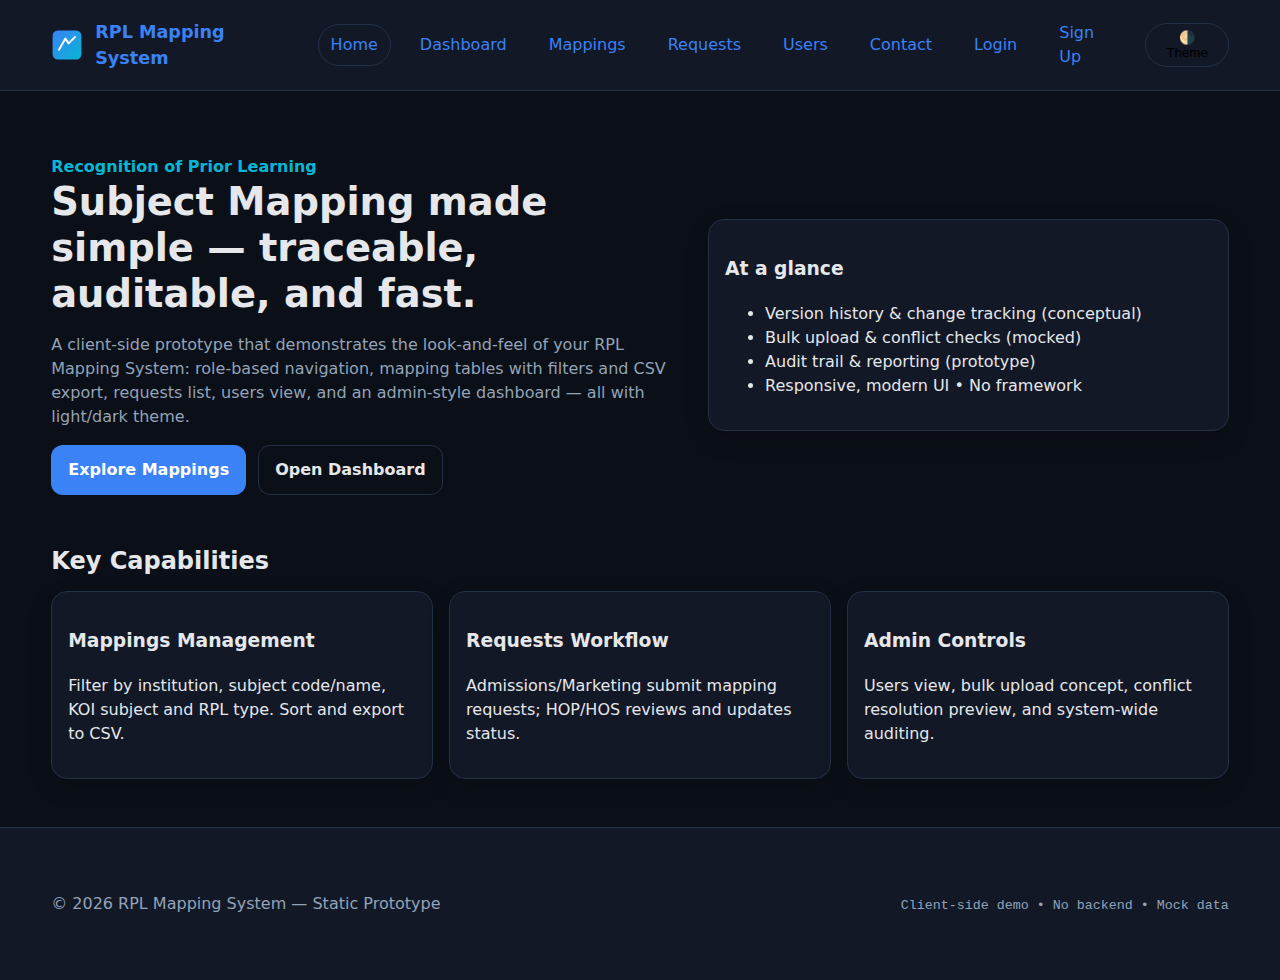
<file: index.html>
<!DOCTYPE html>
<html lang="en">
<head>
  <meta charset="utf-8" />
  <meta name="viewport" content="width=device-width, initial-scale=1" />
  <title>RPL Mapping System</title>
  <link rel="stylesheet" href="css/styles.css" />
  <link rel="icon" href="assets/logo.svg" type="image/svg+xml" />
</head>
<body>
  <header id="site-header"></header>
  <main class="container">
<section class="hero">
  <div>
    <div class="kicker">Recognition of Prior Learning</div>
    <h1>Subject Mapping made simple — traceable, auditable, and fast.</h1>
    <p class="subtle">A client-side prototype that demonstrates the look-and-feel of your RPL Mapping System: role-based navigation, mapping tables with filters and CSV export, requests list, users view, and an admin-style dashboard — all with light/dark theme.</p>
    <div class="cta-row">
      <a class="btn" href="mappings.html">Explore Mappings</a>
      <a class="btn secondary" href="dashboard.html">Open Dashboard</a>
    </div>
  </div>
  <div class="card">
    <h3>At a glance</h3>
    <ul>
      <li>Version history & change tracking (conceptual)</li>
      <li>Bulk upload & conflict checks (mocked)</li>
      <li>Audit trail & reporting (prototype)</li>
      <li>Responsive, modern UI • No framework</li>
    </ul>
  </div>
</section>

<h2 class="section-title">Key Capabilities</h2>
<div class="grid-3">
  <div class="card">
    <h3>Mappings Management</h3>
    <p>Filter by institution, subject code/name, KOI subject and RPL type. Sort and export to CSV.</p>
  </div>
  <div class="card">
    <h3>Requests Workflow</h3>
    <p>Admissions/Marketing submit mapping requests; HOP/HOS reviews and updates status.</p>
  </div>
  <div class="card">
    <h3>Admin Controls</h3>
    <p>Users view, bulk upload concept, conflict resolution preview, and system-wide auditing.</p>
  </div>
</div>
</main>
  <footer id="site-footer"></footer>
  <script src="js/shared.js"></script>
</body>
</html>
</file>
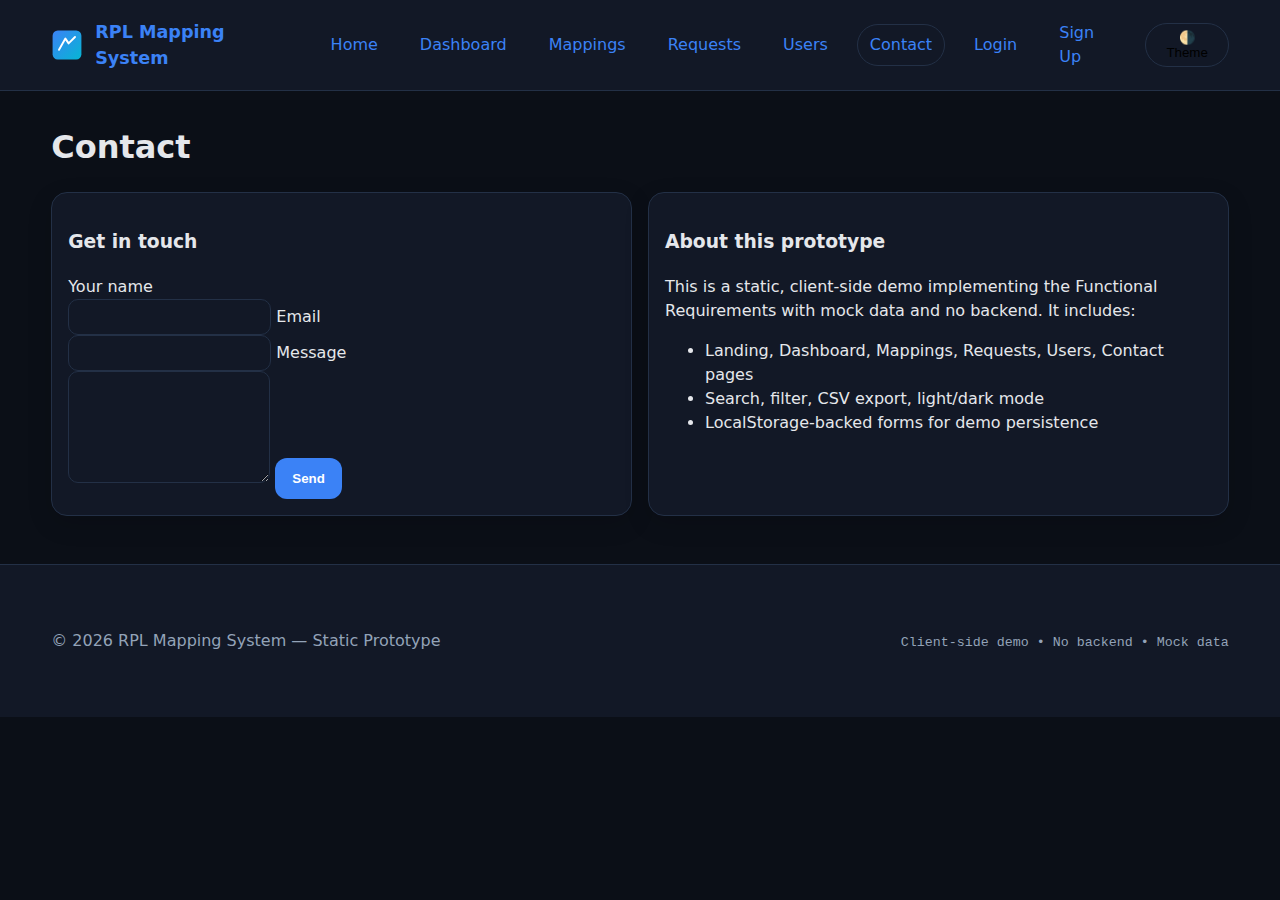
<file: contact.html>
<!DOCTYPE html>
<html lang="en">
<head>
  <meta charset="utf-8" />
  <meta name="viewport" content="width=device-width, initial-scale=1" />
  <title>RPL Mapping System</title>
  <link rel="stylesheet" href="css/styles.css" />
  <link rel="icon" href="assets/logo.svg" type="image/svg+xml" />
</head>
<body>
  <header id="site-header"></header>
  <main class="container">
<h1>Contact</h1>
<div class="grid-2">
  <div class="card">
    <h3>Get in touch</h3>
    <form id="contact-form">
      <label>Your name<br/><input class="input" name="name" required></label>
      <label>Email<br/><input class="input" name="email" type="email" required></label>
      <label>Message<br/><textarea class="input" name="message" rows="6" required></textarea></label>
      <button class="btn" type="submit">Send</button>
      <span id="contact-status" class="label" style="margin-left:0.75rem;"></span>
    </form>
  </div>
  <div class="card">
    <h3>About this prototype</h3>
    <p>This is a static, client-side demo implementing the Functional Requirements with mock data and no backend. It includes:</p>
    <ul>
      <li>Landing, Dashboard, Mappings, Requests, Users, Contact pages</li>
      <li>Search, filter, CSV export, light/dark mode</li>
      <li>LocalStorage-backed forms for demo persistence</li>
    </ul>
  </div>
</div>

<script>
  const form = document.getElementById('contact-form');
  const statusEl = document.getElementById('contact-status');
  form.addEventListener('submit', (e)=>{
    e.preventDefault();
    const data = Object.fromEntries(new FormData(form).entries());
    const key = 'contact_messages';
    const arr = JSON.parse(localStorage.getItem(key) || '[]');
    data.timestamp = new Date().toISOString();
    arr.push(data);
    localStorage.setItem(key, JSON.stringify(arr));
    statusEl.textContent = 'Saved locally — thanks!';
    form.reset();
  });
</script>
</main>
  <footer id="site-footer"></footer>
  <script src="js/shared.js"></script>
</body>
</html>
</file>
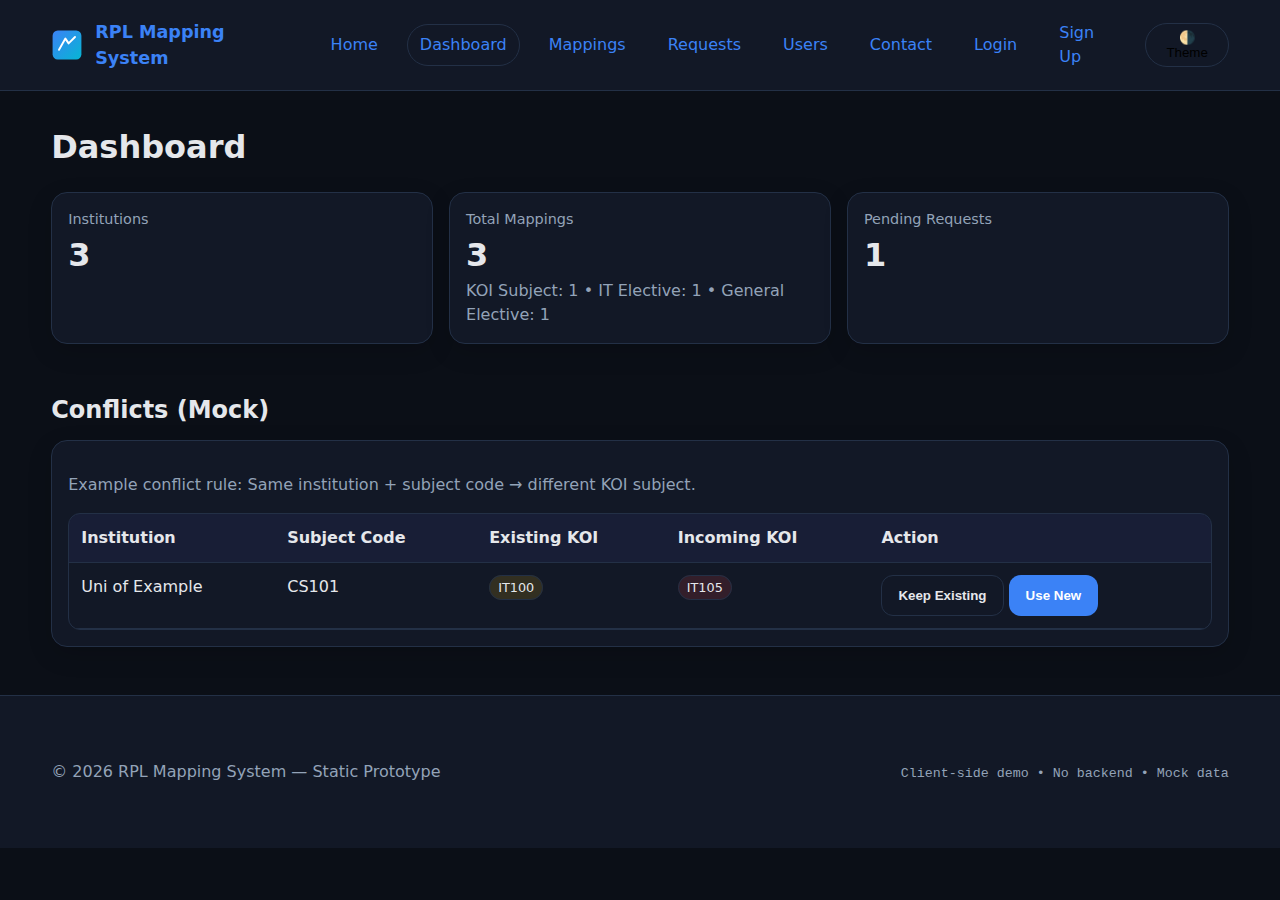
<file: dashboard.html>
<!DOCTYPE html>
<html lang="en">
<head>
  <meta charset="utf-8" />
  <meta name="viewport" content="width=device-width, initial-scale=1" />
  <title>RPL Mapping System</title>
  <link rel="stylesheet" href="css/styles.css" />
  <link rel="icon" href="assets/logo.svg" type="image/svg+xml" />
</head>
<body>
  <header id="site-header"></header>
  <main class="container">
<h1>Dashboard</h1>
<div class="grid-3">
  <div class="card">
    <div class="label">Institutions</div>
    <div id="kpi-institutions" style="font-size:2rem;font-weight:700">–</div>
  </div>
  <div class="card">
    <div class="label">Total Mappings</div>
    <div id="kpi-mappings" style="font-size:2rem;font-weight:700">–</div>
    <div class="subtle" id="kpi-by-type"></div>
  </div>
  <div class="card">
    <div class="label">Pending Requests</div>
    <div id="kpi-pending" style="font-size:2rem;font-weight:700">–</div>
  </div>
</div>

<h2 class="section-title">Conflicts (Mock)</h2>
<div class="card">
  <p class="subtle">Example conflict rule: Same institution + subject code → different KOI subject.</p>
  <div class="table-wrap">
    <table id="conflicts-table">
      <thead><tr><th>Institution</th><th>Subject Code</th><th>Existing KOI</th><th>Incoming KOI</th><th>Action</th></tr></thead>
      <tbody></tbody>
    </table>
  </div>
</div>

<script src="js/dashboard.js"></script>
</main>
  <footer id="site-footer"></footer>
  <script src="js/shared.js"></script>
</body>
</html>
</file>
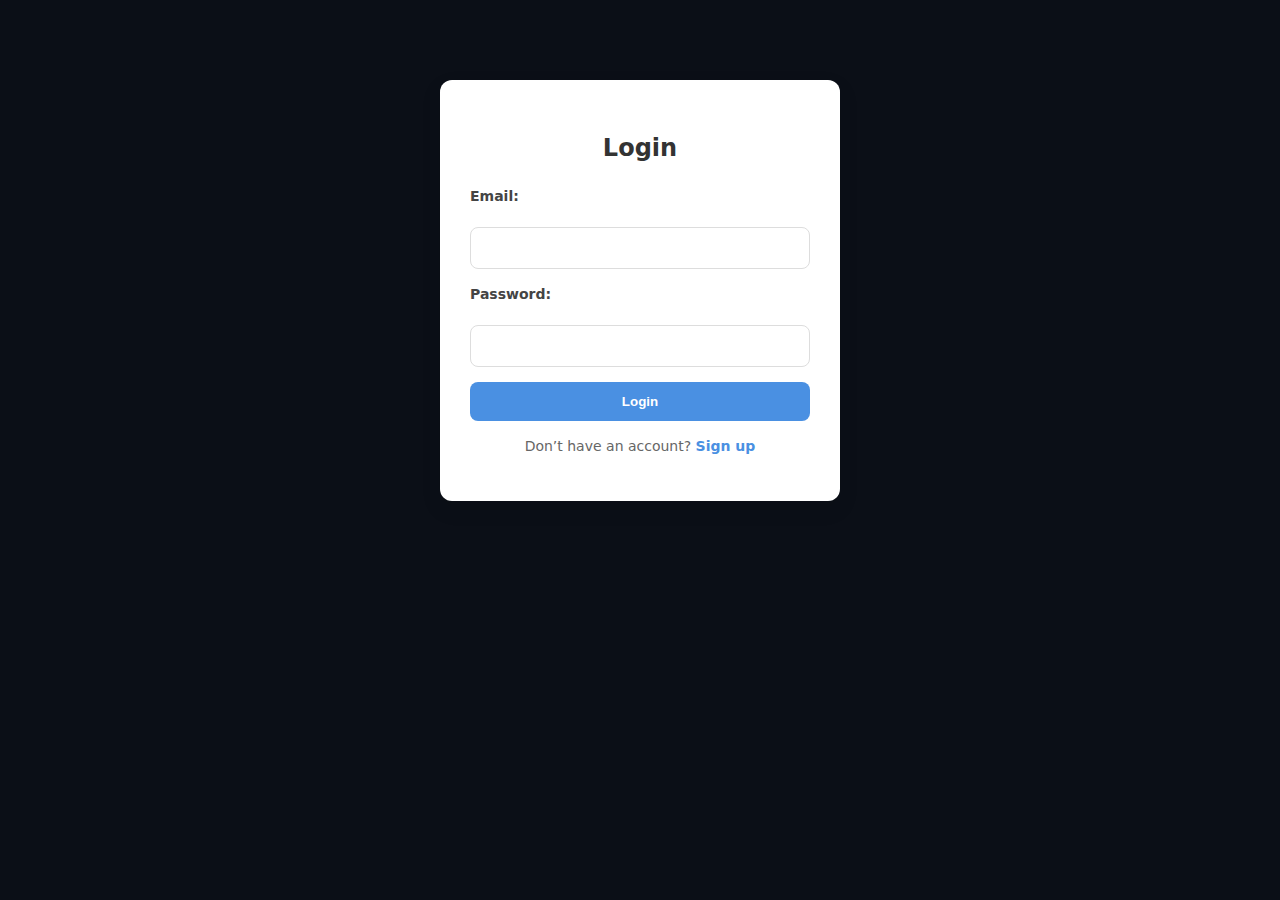
<file: login.html>
<!DOCTYPE html>
<html lang="en">
  <head>
    <meta charset="UTF-8" />
    <title>Login - RPL Mapping System</title>
    <link rel="stylesheet" href="css/styles.css" />
    <script defer src="js/auth.js"></script>
  </head>
  <body>
    <div class="auth-container">
      <h2>Login</h2>
      <form onsubmit="loginUser(event)">
        <label>Email:</label>
        <input type="email" id="loginEmail" required />
        <label>Password:</label>
        <input type="password" id="loginPassword" required />
        <button type="submit">Login</button>
      </form>
      <p>Don’t have an account? <a href="signup.html">Sign up</a></p>
    </div>
  </body>
</html>
</file>
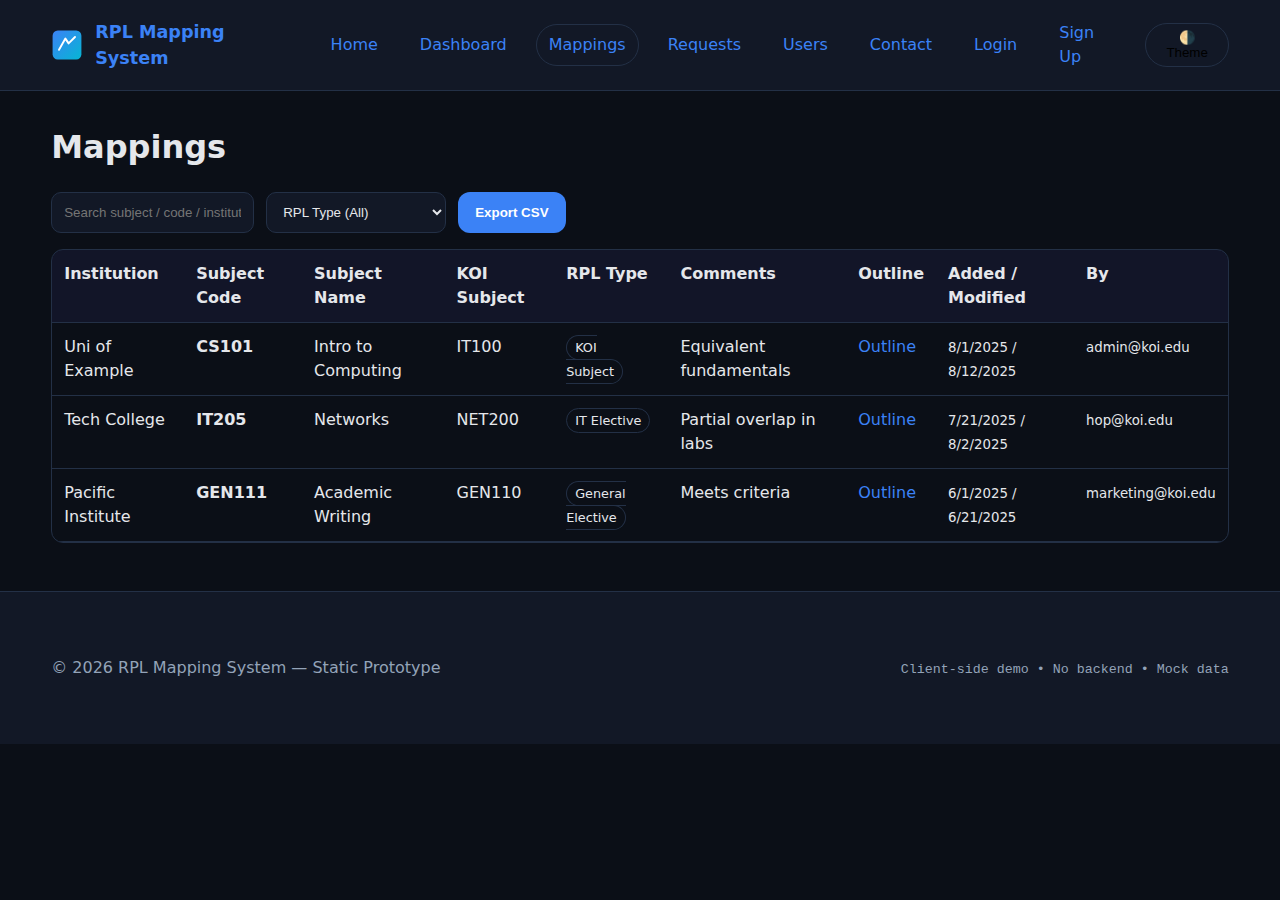
<file: mappings.html>
<!DOCTYPE html>
<html lang="en">
<head>
  <meta charset="utf-8" />
  <meta name="viewport" content="width=device-width, initial-scale=1" />
  <title>RPL Mapping System</title>
  <link rel="stylesheet" href="css/styles.css" />
  <link rel="icon" href="assets/logo.svg" type="image/svg+xml" />
</head>
<body>
  <header id="site-header"></header>
  <main class="container">
<h1>Mappings</h1>

<div class="controls">
  <input class="input" id="filter-text" placeholder="Search subject / code / institution"/>
  <select id="filter-rpl">
    <option value="">RPL Type (All)</option>
    <option>KOI Subject</option>
    <option>IT Elective</option>
    <option>General Elective</option>
  </select>
  <button class="btn" id="btn-export">Export CSV</button>
</div>

<div class="table-wrap">
  <table id="mappings-table">
    <thead>
      <tr>
        <th>Institution</th>
        <th>Subject Code</th>
        <th>Subject Name</th>
        <th>KOI Subject</th>
        <th>RPL Type</th>
        <th>Comments</th>
        <th>Outline</th>
        <th>Added / Modified</th>
        <th>By</th>
      </tr>
    </thead>
    <tbody></tbody>
  </table>
</div>

<script src="js/mappings.js"></script>
</main>
  <footer id="site-footer"></footer>
  <script src="js/shared.js"></script>
</body>
</html>
</file>
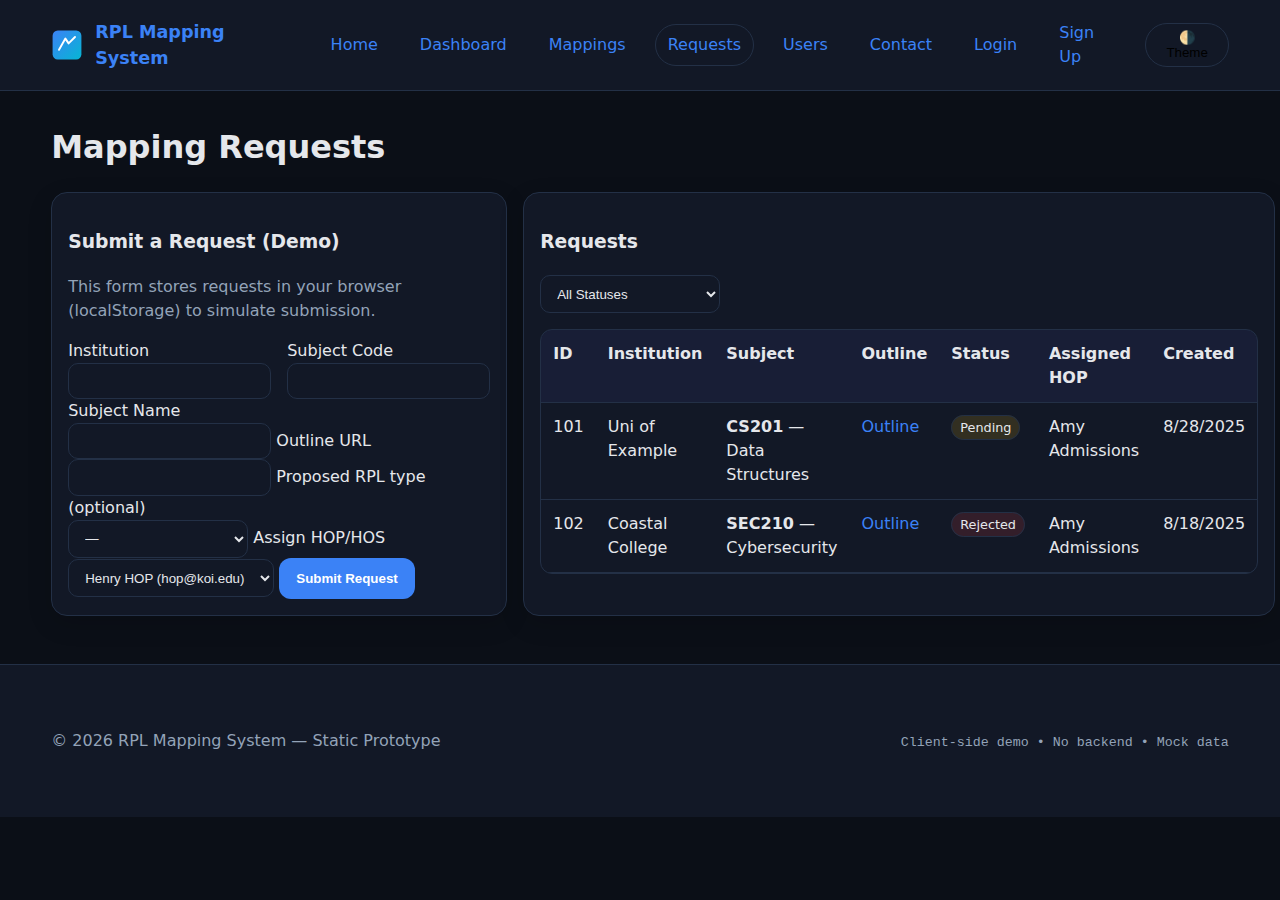
<file: requests.html>
<!DOCTYPE html>
<html lang="en">
<head>
  <meta charset="utf-8" />
  <meta name="viewport" content="width=device-width, initial-scale=1" />
  <title>RPL Mapping System</title>
  <link rel="stylesheet" href="css/styles.css" />
  <link rel="icon" href="assets/logo.svg" type="image/svg+xml" />
</head>
<body>
  <header id="site-header"></header>
  <main class="container">
<h1>Mapping Requests</h1>

<div class="grid-2">
  <div class="card">
    <h3>Submit a Request (Demo)</h3>
    <p class="subtle">This form stores requests in your browser (localStorage) to simulate submission.</p>
    <form id="request-form">
      <div class="grid-2">
        <label>Institution<br/><input class="input" name="institution" required></label>
        <label>Subject Code<br/><input class="input" name="subject_code" required></label>
      </div>
      <label>Subject Name<br/><input class="input" name="subject_name" required></label>
      <label>Outline URL<br/><input class="input" name="outline_url" type="url" required></label>
      <label>Proposed RPL type (optional)<br/>
        <select name="rpl_type">
          <option value="">—</option>
          <option>KOI Subject</option>
          <option>IT Elective</option>
          <option>General Elective</option>
        </select>
      </label>
      <label>Assign HOP/HOS<br/>
        <select name="assigned_hop_id" required id="hop-select"></select>
      </label>
      <button class="btn" type="submit">Submit Request</button>
    </form>
  </div>

  <div class="card">
    <h3>Requests</h3>
    <div class="controls">
      <select id="status-filter">
        <option value="">All Statuses</option>
        <option>Pending</option>
        <option>Approved</option>
        <option>Completed</option>
        <option>Rejected</option>
      </select>
    </div>
    <div class="table-wrap">
      <table id="requests-table">
        <thead><tr><th>ID</th><th>Institution</th><th>Subject</th><th>Outline</th><th>Status</th><th>Assigned HOP</th><th>Created</th></tr></thead>
        <tbody></tbody>
      </table>
    </div>
  </div>
</div>

<script src="js/requests.js"></script>
</main>
  <footer id="site-footer"></footer>
  <script src="js/shared.js"></script>
</body>
</html>
</file>
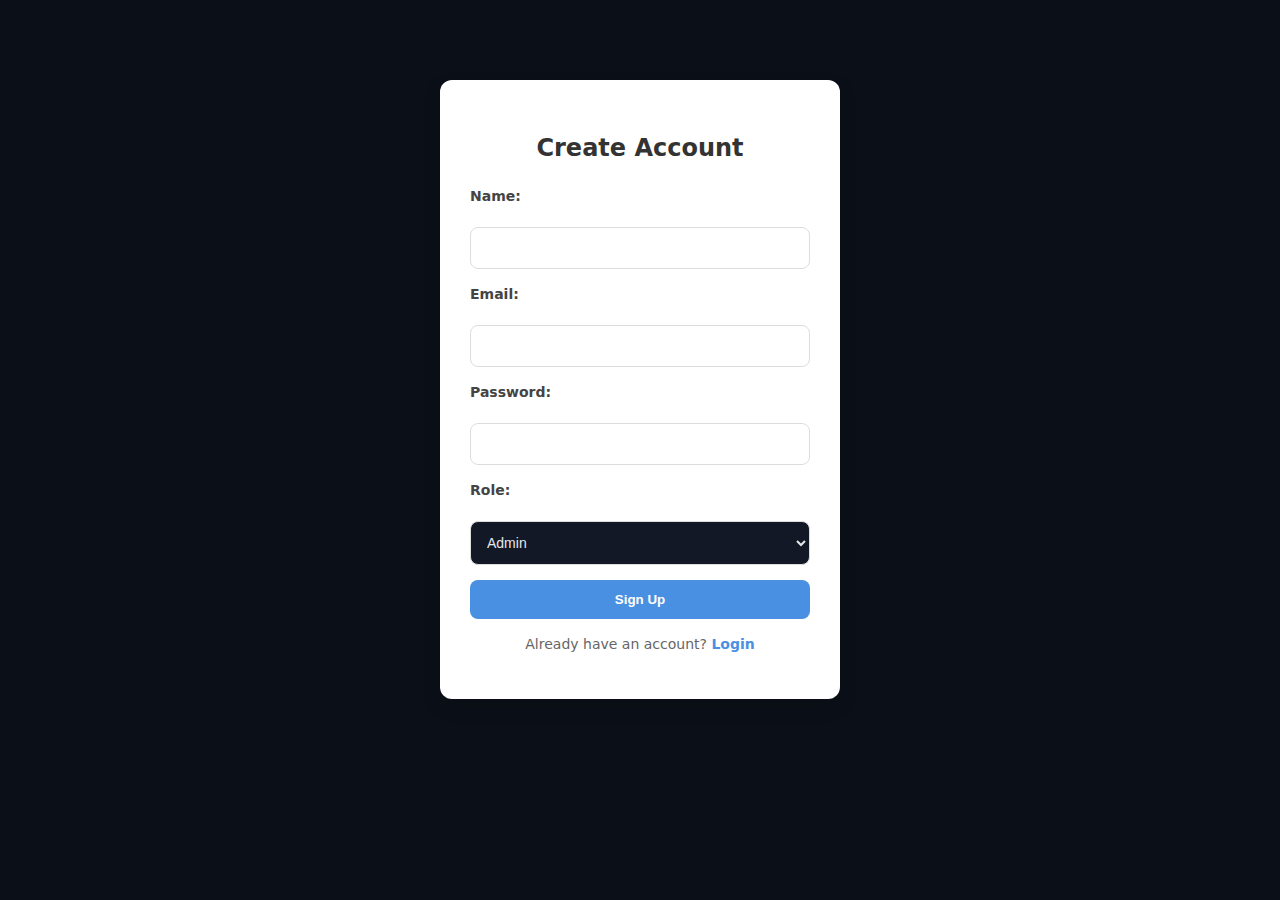
<file: signup.html>
<!DOCTYPE html>
<html lang="en">
  <head>
    <meta charset="UTF-8" />
    <title>Sign Up - RPL Mapping System</title>
    <link rel="stylesheet" href="css/styles.css" />
    <script defer src="js/auth.js"></script>
  </head>
  <body>
    <div class="auth-container">
      <h2>Create Account</h2>
      <form onsubmit="signupUser(event)">
        <label>Name:</label>
        <input type="text" id="signupName" required />
        <label>Email:</label>
        <input type="email" id="signupEmail" required />
        <label>Password:</label>
        <input type="password" id="signupPassword" required />
        <label>Role:</label>
        <select id="signupRole" required>
          <option value="Admin">Admin</option>
          <option value="HOP/HOS">HOP / HOS</option>
          <option value="Admissions">Admissions</option>
          <option value="Marketing">Marketing</option>
          <option value="Senior Mgmt">Senior Mgmt</option>
        </select>
        <button type="submit">Sign Up</button>
      </form>
      <p>Already have an account? <a href="login.html">Login</a></p>
    </div>
  </body>
</html>
</file>
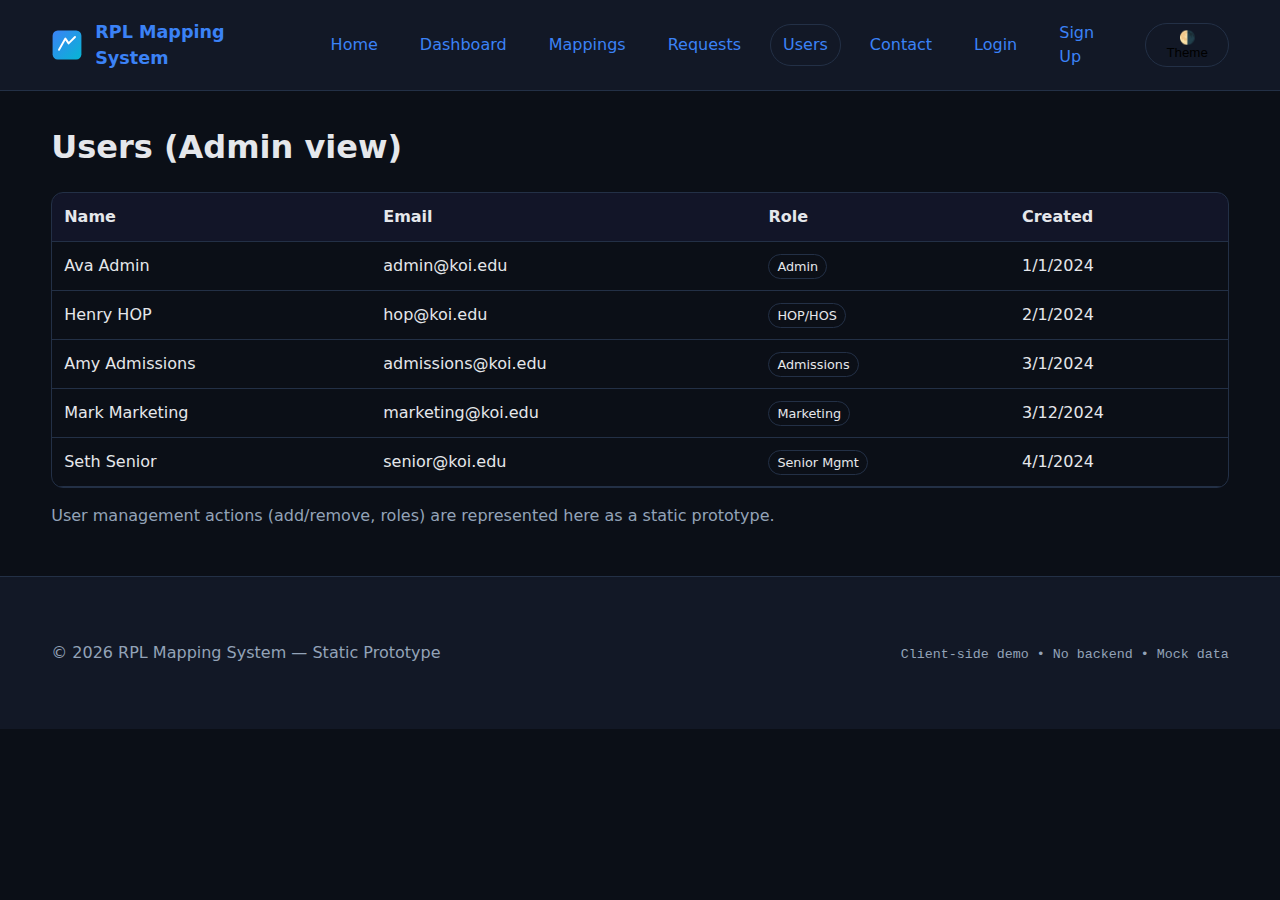
<file: users.html>
<!DOCTYPE html>
<html lang="en">
<head>
  <meta charset="utf-8" />
  <meta name="viewport" content="width=device-width, initial-scale=1" />
  <title>RPL Mapping System</title>
  <link rel="stylesheet" href="css/styles.css" />
  <link rel="icon" href="assets/logo.svg" type="image/svg+xml" />
</head>
<body>
  <header id="site-header"></header>
  <main class="container">
<h1>Users (Admin view)</h1>

<div class="table-wrap">
  <table id="users-table">
    <thead><tr><th>Name</th><th>Email</th><th>Role</th><th>Created</th></tr></thead>
    <tbody></tbody>
  </table>
</div>

<p class="subtle">User management actions (add/remove, roles) are represented here as a static prototype.</p>

<script src="js/users.js"></script>
</main>
  <footer id="site-footer"></footer>
  <script src="js/shared.js"></script>
</body>
</html>
</file>
<file: css/styles.css>
:root {
  --bg: #0b0f17;
  --surface: #121826;
  --card: #121826;
  --text: #e5e7eb;
  --muted: #93a3b8;
  --brand: #3b82f6;
  --brand-2: #06b6d4;
  --border: #233046;
  --ring: #60a5fa;
}

:root.light {
  --bg: #f8fafc;
  --surface: #ffffff;
  --card: #ffffff;
  --text: #0f172a;
  --muted: #475569;
  --brand: #2563eb;
  --brand-2: #0891b2;
  --border: #e2e8f0;
  --ring: #2563eb;
}

* {
  box-sizing: border-box;
}

html,
body {
  margin: 0;
  padding: 0;
  background: var(--bg);
  color: var(--text);
  font-family: ui-sans-serif, system-ui, -apple-system, Segoe UI, Roboto, Ubuntu,
    Cantarell, Noto Sans, Arial, "Apple Color Emoji", "Segoe UI Emoji";
  line-height: 1.5;
}

.container {
  width: min(1200px, 92%);
  margin: 2rem auto;
}

a {
  color: var(--brand);
  text-decoration: none;
}
a:hover {
  text-decoration: underline;
}

/* Header / Nav */
.navbar {
  background: var(--surface);
  border-bottom: 1px solid var(--border);
  position: sticky;
  top: 0;
  z-index: 50;
}

.navbar-inner {
  width: min(1200px, 92%);
  margin: 0 auto;
  padding: 0.75rem 0;
  display: flex;
  align-items: center;
  gap: 1rem;
}

.brand {
  display: flex;
  align-items: center;
  gap: 0.75rem;
  font-weight: 700;
  font-size: 1.1rem;
}

.brand img {
  width: 32px;
  height: 32px;
}

.nav {
  margin-left: auto;
  display: flex;
  gap: 1rem;
  align-items: center;
}

.nav a {
  padding: 0.5rem 0.75rem;
  border-radius: 999px;
  border: 1px solid transparent;
}
.nav a.active,
.nav a:hover {
  background: var(--card);
  border-color: var(--border);
}

.toggle {
  border: 1px solid var(--border);
  border-radius: 999px;
  background: var(--card);
  padding: 0.4rem 0.75rem;
  cursor: pointer;
}

/* Hero */
.hero {
  display: grid;
  grid-template-columns: 1.2fr 1fr;
  gap: 2rem;
  align-items: center;
  padding: 2rem 0 0;
}

.hero h1 {
  font-size: clamp(1.8rem, 3vw, 3rem);
  line-height: 1.2;
  margin: 0 0 0.75rem;
}

.kicker {
  color: var(--brand-2);
  font-weight: 600;
}
.subtle {
  color: var(--muted);
}

.cta-row {
  display: flex;
  gap: 0.75rem;
  margin-top: 1rem;
}
.btn {
  display: inline-block;
  padding: 0.75rem 1rem;
  border-radius: 12px;
  border: 1px solid transparent;
  background: var(--brand);
  color: white;
  font-weight: 600;
}
.btn.secondary {
  background: transparent;
  color: var(--text);
  border-color: var(--border);
}
.btn:hover {
  filter: brightness(1.05);
}

.card {
  background: var(--card);
  border: 1px solid var(--border);
  border-radius: 16px;
  padding: 1rem;
  box-shadow: 0 8px 24px rgba(0, 0, 0, 0.15);
}

.grid-3 {
  display: grid;
  grid-template-columns: repeat(3, 1fr);
  gap: 1rem;
}

.grid-2 {
  display: grid;
  grid-template-columns: repeat(2, 1fr);
  gap: 1rem;
}

.section-title {
  margin-top: 3rem;
  margin-bottom: 0.75rem;
}

/* Tables */
.table-wrap {
  overflow: auto;
  border: 1px solid var(--border);
  border-radius: 12px;
}

table {
  width: 100%;
  border-collapse: collapse;
}

th,
td {
  padding: 0.75rem;
  border-bottom: 1px solid var(--border);
  text-align: left;
  vertical-align: top;
}

th {
  background: rgba(99, 102, 241, 0.08);
  position: sticky;
  top: 0;
}

.controls {
  display: flex;
  flex-wrap: wrap;
  gap: 0.75rem;
  margin: 1rem 0;
}
.input,
select,
textarea {
  background: var(--surface);
  color: var(--text);
  border: 1px solid var(--border);
  padding: 0.6rem 0.75rem;
  border-radius: 10px;
  min-width: 180px;
}
.label {
  font-size: 0.9rem;
  color: var(--muted);
}

.badge {
  padding: 0.25rem 0.5rem;
  border-radius: 999px;
  font-size: 0.8rem;
  border: 1px solid var(--border);
}
.badge.ok {
  background: rgba(34, 197, 94, 0.15);
}
.badge.warn {
  background: rgba(234, 179, 8, 0.15);
}
.badge.err {
  background: rgba(239, 68, 68, 0.15);
}

/* ===========================
   Auth Pages (Login/Sign Up)
=========================== */

.auth-container {
  max-width: 400px;
  margin: 80px auto;
  padding: 30px;
  background: var(--card-bg, #ffffff);
  border-radius: 12px;
  box-shadow: 0 8px 20px rgba(0, 0, 0, 0.1);
  text-align: center;
}

.auth-container h2 {
  margin-bottom: 20px;
  font-size: 24px;
  color: #333;
}

.auth-container form {
  display: flex;
  flex-direction: column;
  gap: 15px;
}

.auth-container label {
  text-align: left;
  font-weight: 600;
  color: #444;
  margin-bottom: 5px;
  font-size: 14px;
}

.auth-container input,
.auth-container select {
  padding: 12px;
  border: 1px solid #ddd;
  border-radius: 8px;
  font-size: 14px;
  outline: none;
  transition: border 0.3s ease;
}

.auth-container input:focus,
.auth-container select:focus {
  border-color: #4a90e2;
}

.auth-container button {
  padding: 12px;
  background: #4a90e2;
  color: #fff;
  font-weight: bold;
  border: none;
  border-radius: 8px;
  cursor: pointer;
  transition: background 0.3s ease;
}

.auth-container button:hover {
  background: #357ab7;
}

.auth-container p {
  margin-top: 15px;
  font-size: 14px;
  color: #666;
}

.auth-container a {
  color: #4a90e2;
  text-decoration: none;
  font-weight: 600;
}

.auth-container a:hover {
  text-decoration: underline;
}

/* Dark mode support (if your site has it) */
body.dark .auth-container {
  background: #222;
  color: #f5f5f5;
}

body.dark .auth-container input,
body.dark .auth-container select {
  background: #333;
  color: #fff;
  border: 1px solid #555;
}

body.dark .auth-container button {
  background: #1e90ff;
}

/* Footer */
footer {
  margin-top: 3rem;
  border-top: 1px solid var(--border);
  padding: 2rem 0;
  background: var(--surface);
  color: var(--muted);
}

small.mono {
  font-family: ui-monospace, SFMono-Regular, Menlo, Monaco, Consolas,
    "Liberation Mono", monospace;
}

/* Responsive */
@media (max-width: 980px) {
  .hero {
    grid-template-columns: 1fr;
  }
  .grid-3 {
    grid-template-columns: 1fr;
  }
  .grid-2 {
    grid-template-columns: 1fr;
  }
}
</file>
